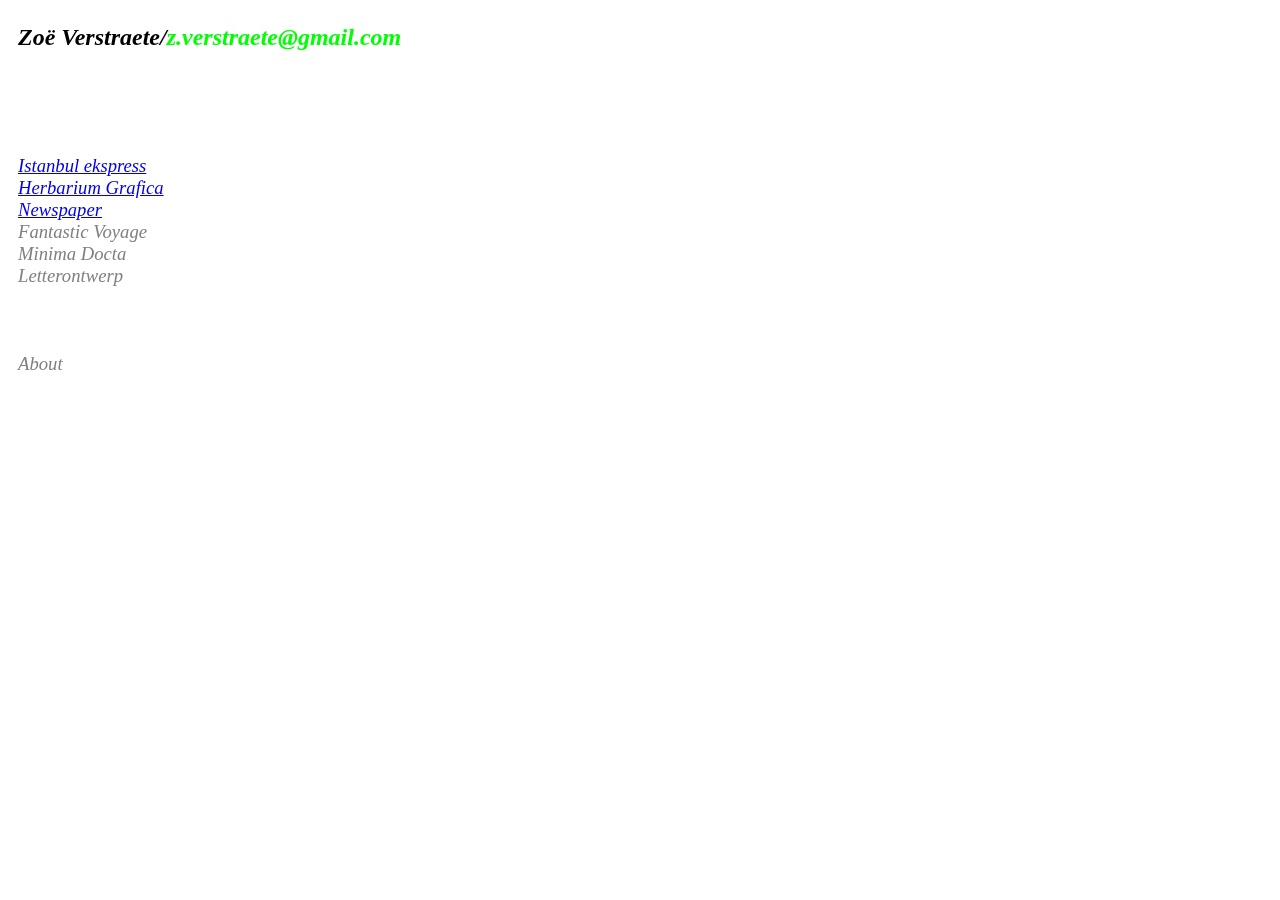
<file: index.html>
<!DOCTYPE html>
<html>
	<head>
		<meta charset="UTF-8">
		<link rel="stylesheet" href="style.css">
		<title>Zoë Verstraete</title>
		

	</head>
	<body>
		
		<h1> Zoë Verstraete/<cite>z.verstraete@gmail.com</cite></h1>
		<h2> <a href="istanbul.html">Istanbul ekspress</a><br />
		 <a href="herbarium.html">Herbarium Grafica</a><br />
		 <a href="newspaper.html">Newspaper</a><br />
		 Fantastic Voyage <br />
		 Minima Docta <br />
		Letterontwerp<br>
		<br />
		<br />
		<br />
		 About</h2>
		
		
		
	</body>
</file>
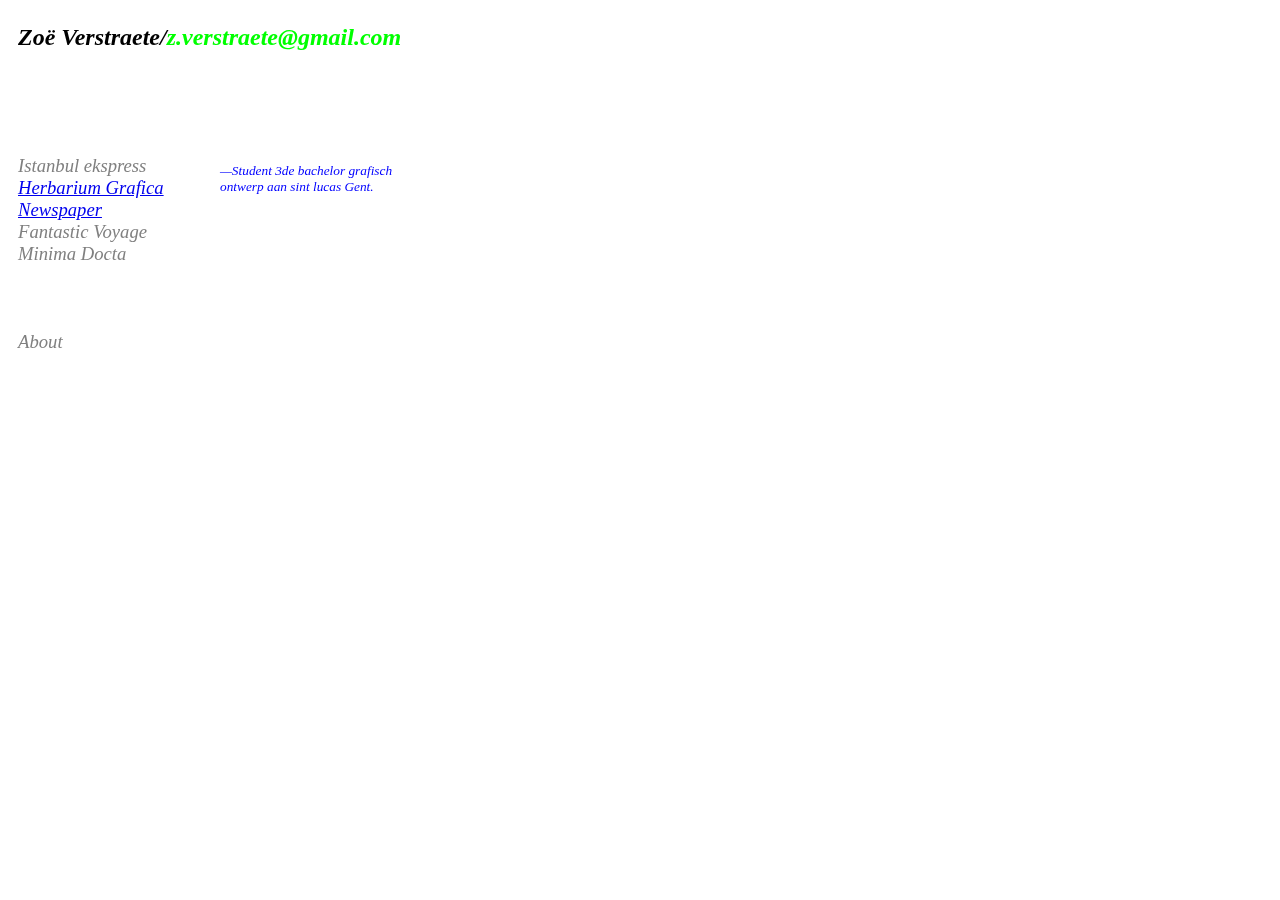
<file: about.html>
<!DOCTYPE html>
<html>
	<head>
		<meta charset="UTF-8">
		<link rel="stylesheet" href="style.css">
		<title>Zoë Verstraete</title>
		

	</head>
	<body>
		
		<h1> Zoë Verstraete/<cite>z.verstraete@gmail.com</cite></h1>
		<h2> Istanbul ekspress<br />
		 <a href="herbarium.html">Herbarium Grafica</a><br />
		 <a href="newspaper.html">Newspaper</a><br />
		 Fantastic Voyage <br />
		 Minima Docta <br />
		<br />
		<br />
		<br />
		 About</h2>
		
		
		<div class="info">
			<p> —Student 3de bachelor grafisch ontwerp aan sint lucas Gent.</p>
		</div>
		
	
		
		
	</body>
</file>
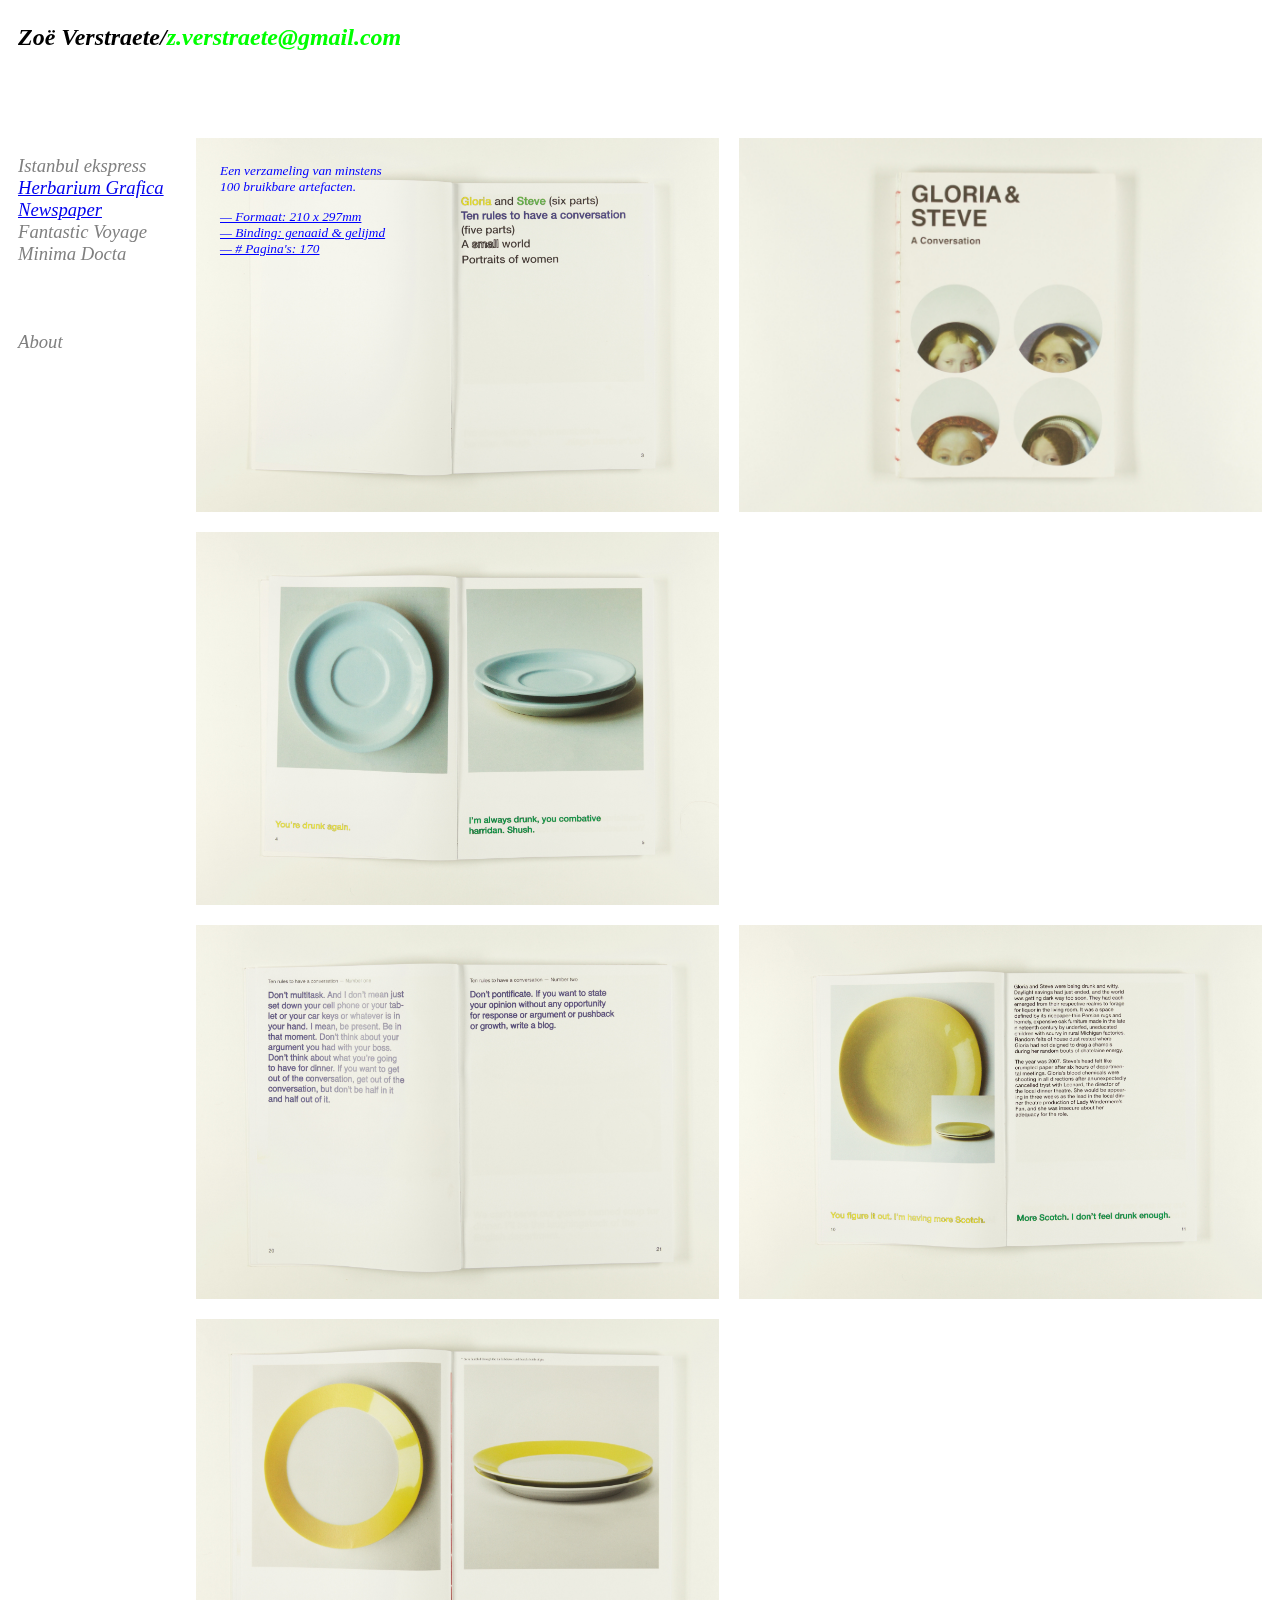
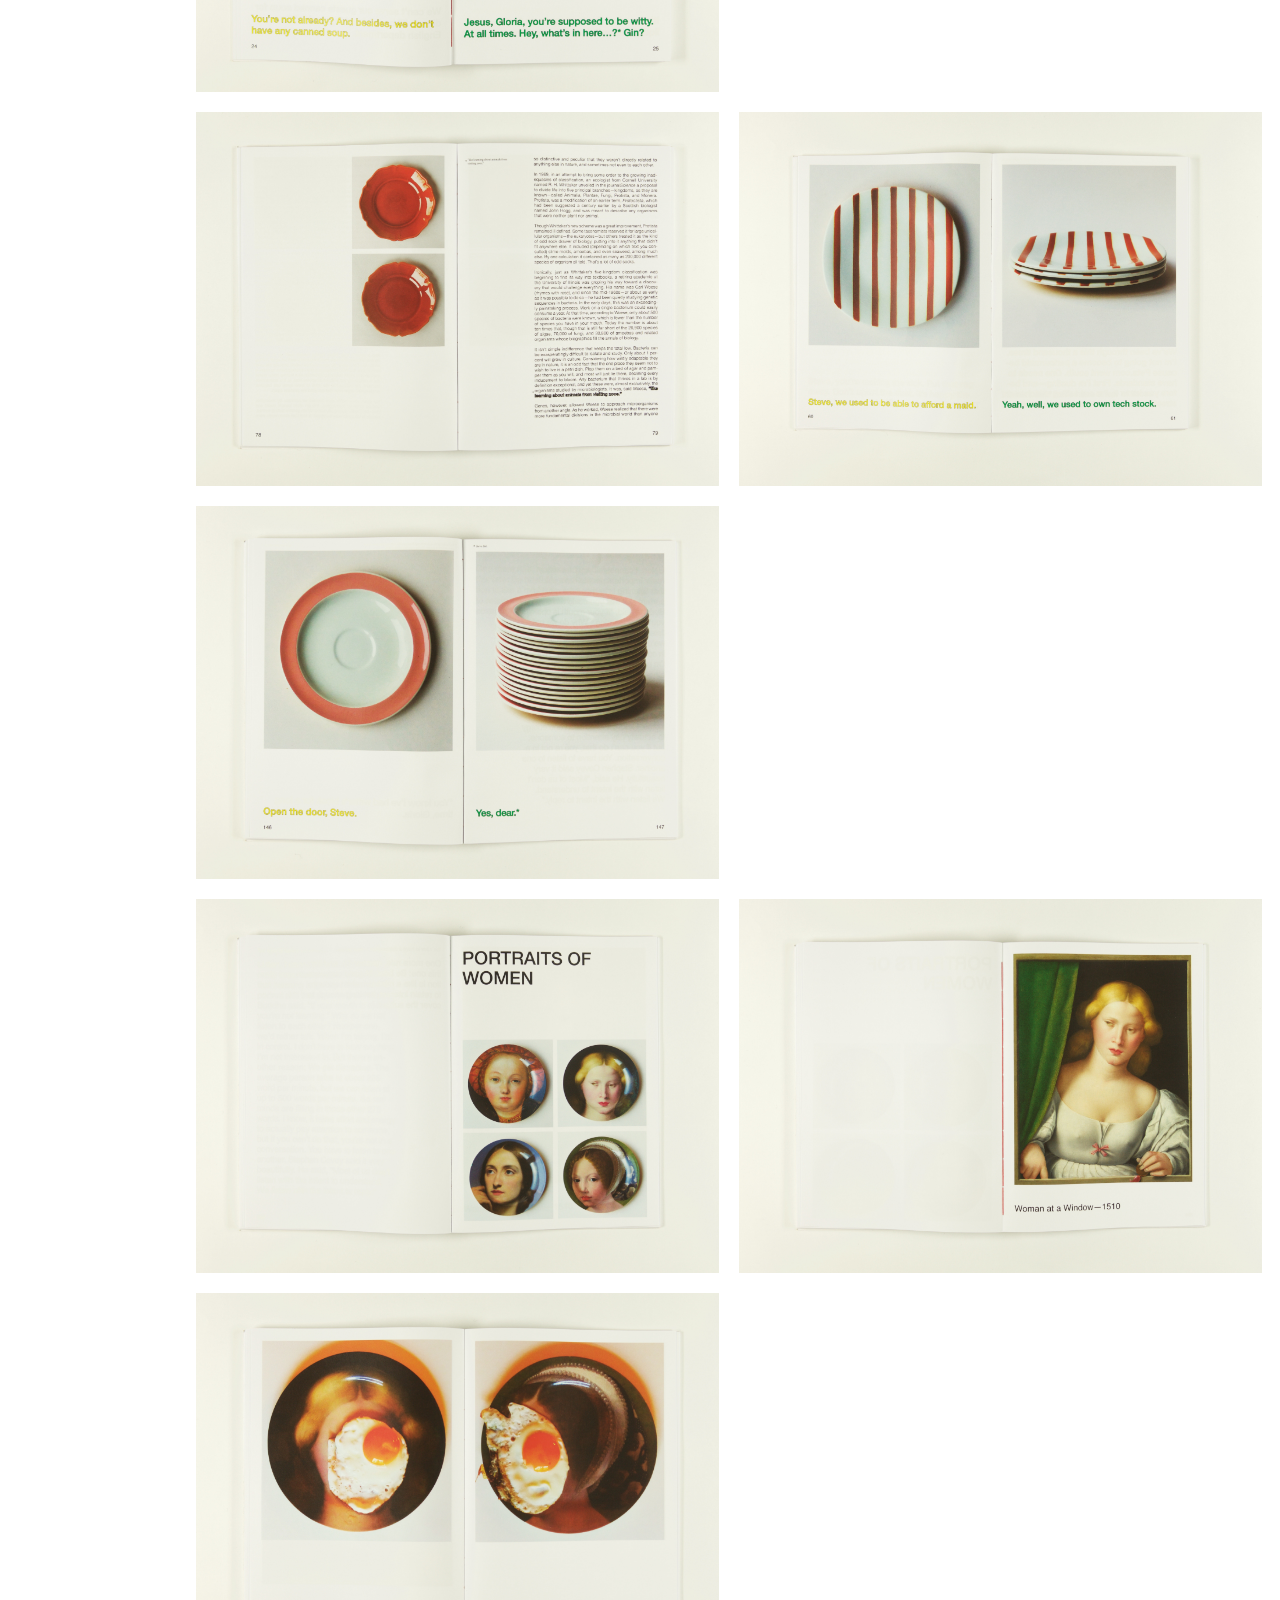
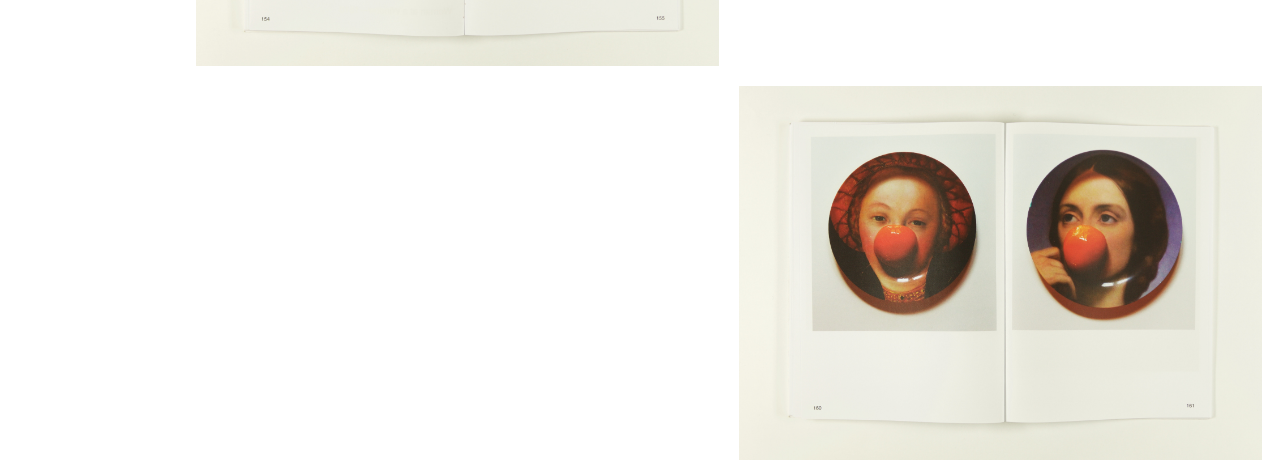
<file: herbarium.html>
<!DOCTYPE html>
<html>
	<head>
		<meta charset="UTF-8">
		<link rel="stylesheet" href="style.css">
		<title>Zoë Verstraete</title>
		

	</head>
	<body>
		
		<h1> Zoë Verstraete/<cite>z.verstraete@gmail.com</cite></h1>
		
		<h2> Istanbul ekspress<br />
		 <a href="herbarium.html">Herbarium Grafica</a><br />
		 <a href="newspaper.html">Newspaper</a><br />
		 Fantastic Voyage <br />
		 Minima Docta <br />
		<br />
		<br />
		<br />
		 About</h2>
		
		<div class="info">
			<p> Een verzameling van minstens 100 bruikbare artefacten.</p>
			<div class="streep">
			<p>— Formaat: 210 x 297mm <br /> — Binding: genaaid &amp; gelijmd <br /> — &#35; Pagina's: 170</p>
				</div>
		</div>

		<div class="beelden">
			<img src="Images/herbarium/_MG_0781.jpg" alt="herbarium" class="herbarium">
			<img src="Images/herbarium/_MG_0782.jpg" alt="herbarium" class="herbarium">
			<img src="Images/herbarium/_MG_0784.jpg" alt="herbarium" class="herbarium">
			<img src="Images/herbarium/_MG_0786.jpg" alt="herbarium" class="herbarium">
			<img src="Images/herbarium/_MG_0787.jpg" alt="herbarium" class="herbarium">
			<img src="Images/herbarium/_MG_0789.jpg" alt="herbarium" class="herbarium">
			<img src="Images/herbarium/_MG_0790.jpg" alt="herbarium" class="herbarium">
			<img src="Images/herbarium/_MG_0791.jpg" alt="herbarium" class="herbarium">
			<img src="Images/herbarium/_MG_0792.jpg" alt="herbarium" class="herbarium">
			<img src="Images/herbarium/_MG_0793.jpg" alt="herbarium" class="herbarium">
			<img src="Images/herbarium/_MG_0794.jpg" alt="herbarium" class="herbarium">
			<img src="Images/herbarium/_MG_0795.jpg" alt="herbarium" class="herbarium">
			<img src="Images/herbarium/_MG_0796.jpg" alt="herbarium" class="herbarium">
			</div>
	</body>
</file>
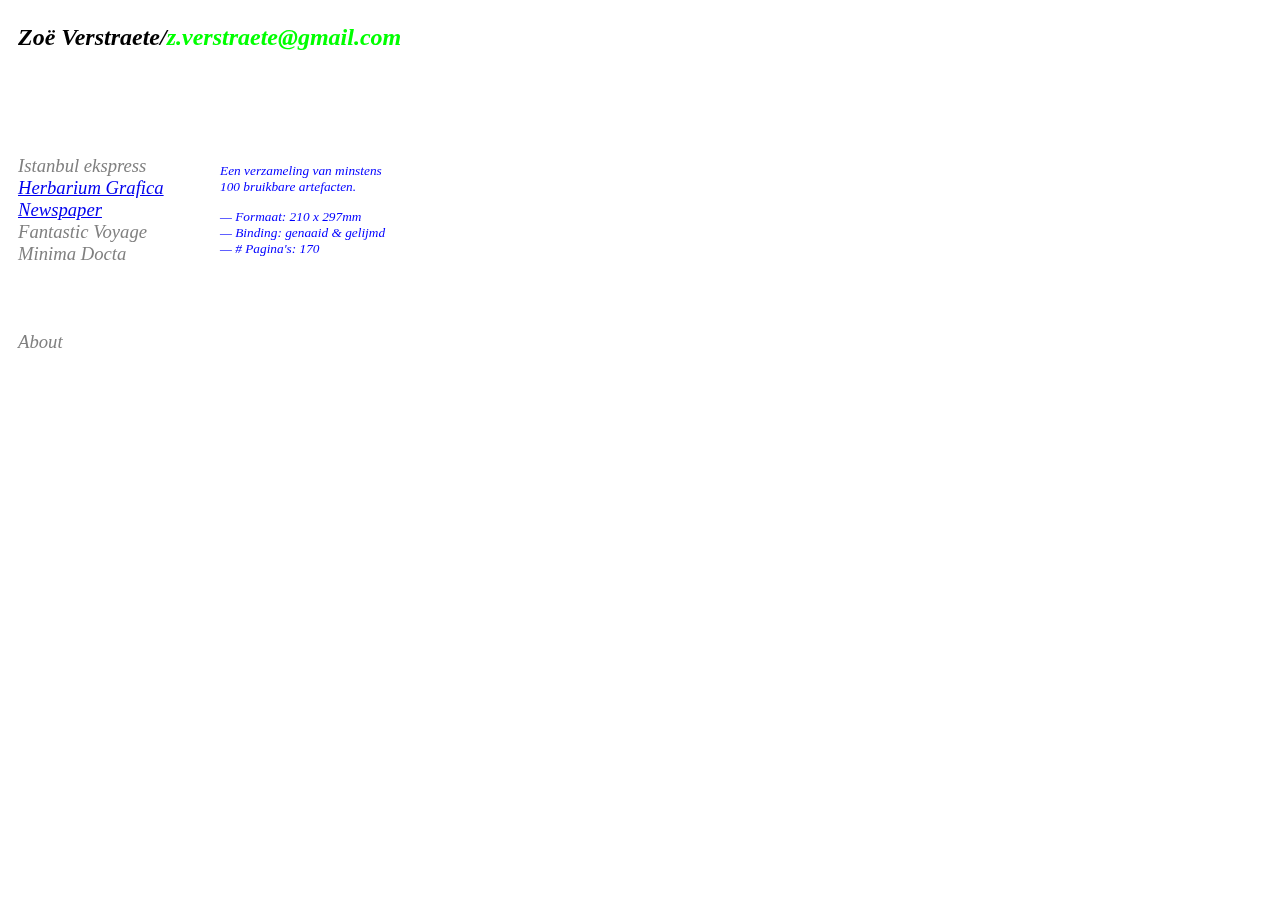
<file: istanbul.html>
<!DOCTYPE html>
<html>
	<head>
		<meta charset="UTF-8">
		<link rel="stylesheet" href="style.css">
		<title>Zoë Verstraete</title>
		

	</head>
	<body>
		
		<h1> Zoë Verstraete/<cite>z.verstraete@gmail.com</cite></h1>
		
		<h2> Istanbul ekspress<br />
		 <a href="herbarium.html">Herbarium Grafica</a><br />
		 <a href="newspaper.html">Newspaper</a><br />
		 Fantastic Voyage <br />
		 Minima Docta <br />
		<br />
		<br />
		<br />
		 About</h2>
		
		<div class="info">
			<p> Een verzameling van minstens 100 bruikbare artefacten.</p>
			<p>— Formaat: 210 x 297mm <br /> — Binding: genaaid &amp; gelijmd <br /> — &#35; Pagina's: 170</p>
		</div>


	</body>
</file>
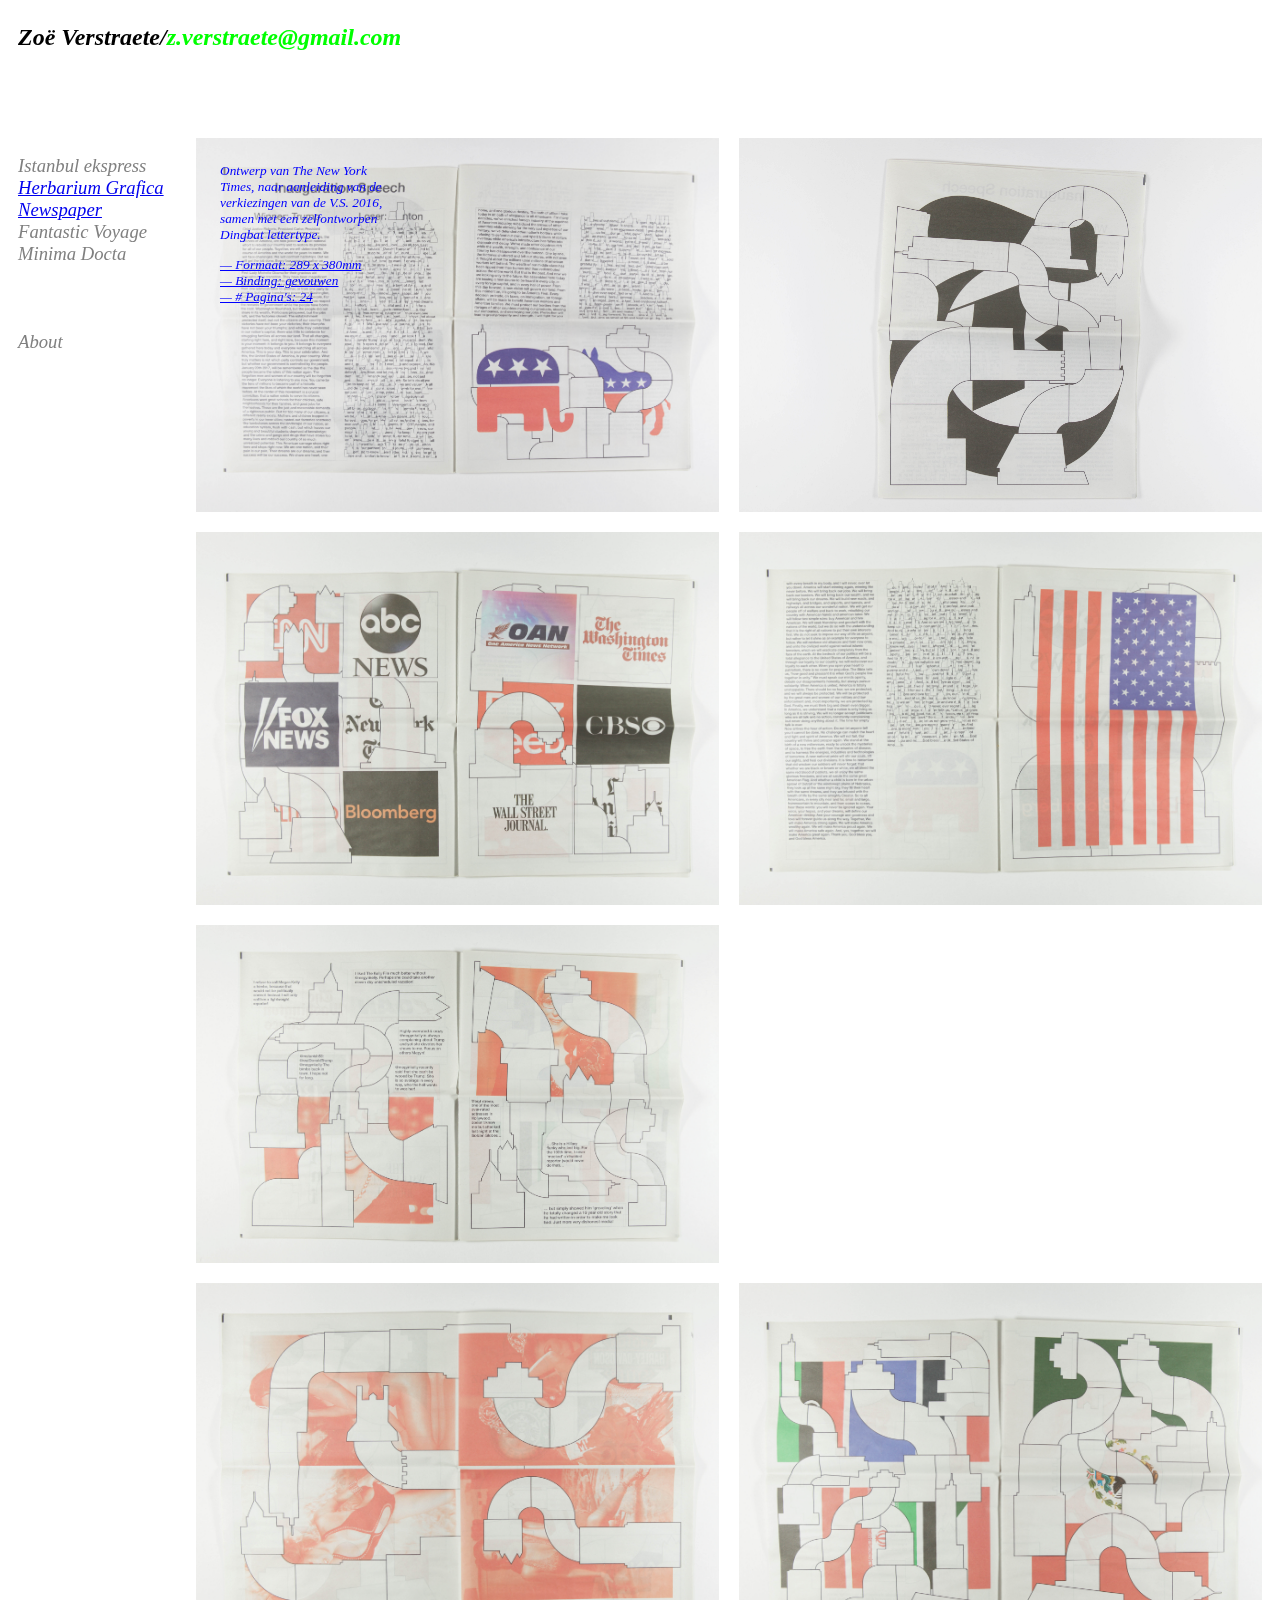
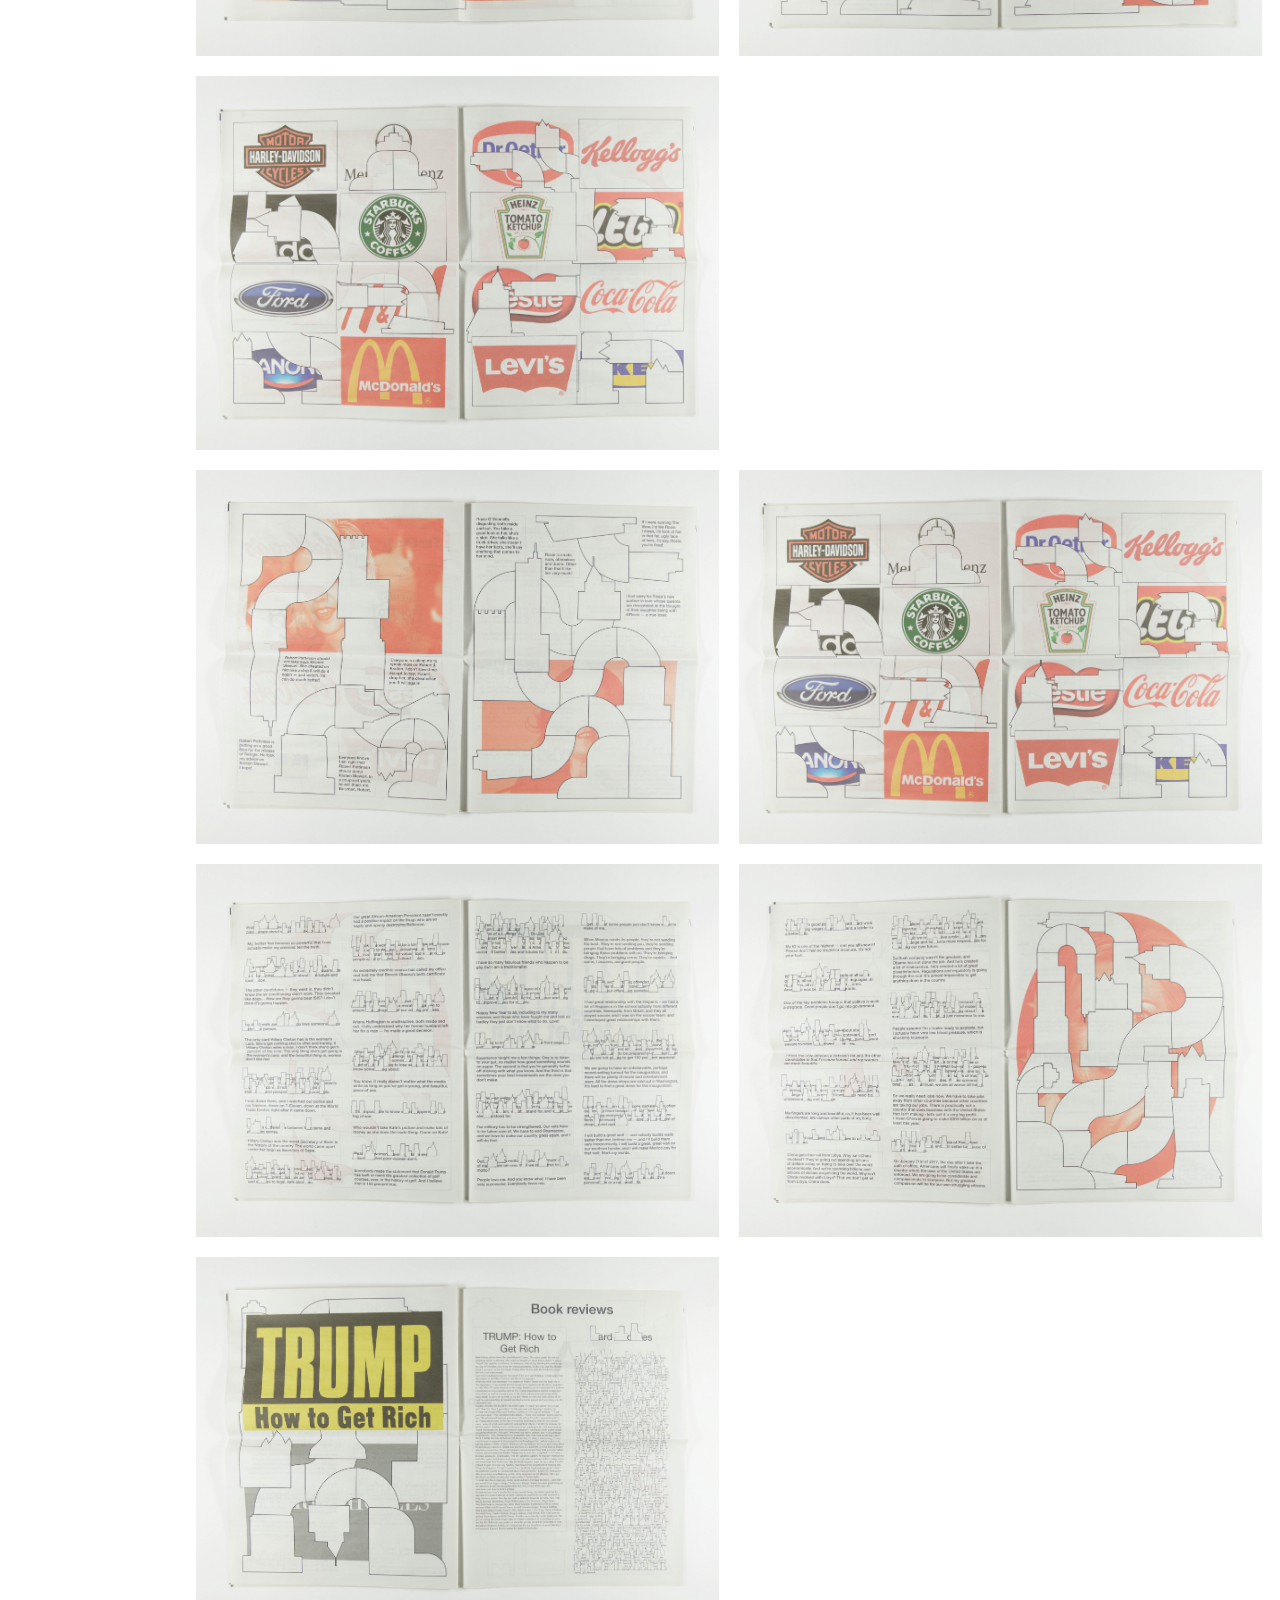
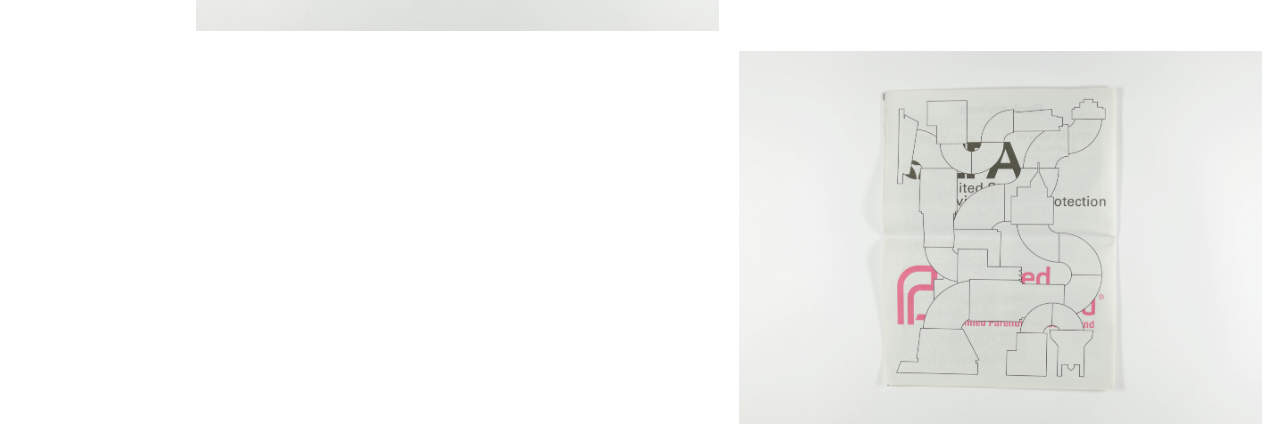
<file: newspaper.html>
<!DOCTYPE html>
<html>
	<head>
		<meta charset="UTF-8">
		<link rel="stylesheet" href="style.css">
		<title>Zoë Verstraete</title>
		

	</head>
	<body>
		
		<h1> Zoë Verstraete/<cite>z.verstraete@gmail.com</cite></h1>
		
		<h2> Istanbul ekspress<br />
		 <a href="herbarium.html">Herbarium Grafica</a><br />
		 <a href="newspaper.html">Newspaper</a><br />
		 Fantastic Voyage <br />
		 Minima Docta <br />
		<br />
		<br />
		<br />
		 About</h2>
		
		<div class="info">
			<p>Ontwerp van <i>The New York Times</i>, naar aanleiding van de verkiezingen van de V.S. 2016, samen met een zelfontworpen Dingbat lettertype.</p>
				<div class="streep">
					<p>— Formaat: 289 x 380mm <br /> — Binding: gevouwen <br /> — &#35; Pagina's: 24</p>
				</div>
		</div>
		
		<div class="beelden">
		<img src="Images/newspaper/_MG_0823.jpg" alt="newspaper" class="newspaper">
		<img src="Images/newspaper/_MG_0824.jpg" alt="newspaper" class="newspaper">
		<img src="Images/newspaper/_MG_0826.jpg" alt="newspaper" class="newspaper">
		<img src="Images/newspaper/_MG_0827.jpg" alt="newspaper" class="newspaper">
		<img src="Images/newspaper/_MG_0828.jpg" alt="newspaper" class="newspaper">
		<img src="Images/newspaper/_MG_0829.jpg" alt="newspaper" class="newspaper">
		<img src="Images/newspaper/_MG_0830.jpg" alt="newspaper" class="newspaper">
		<img src="Images/newspaper/_MG_0831.jpg" alt="newspaper" class="newspaper">
		<img src="Images/newspaper/_MG_0831.jpg" alt="newspaper" class="newspaper">
		<img src="Images/newspaper/_MG_0832.jpg" alt="newspaper" class="newspaper">
		<img src="Images/newspaper/_MG_0833.jpg" alt="newspaper" class="newspaper">
		<img src="Images/newspaper/_MG_0834.jpg" alt="newspaper" class="newspaper">
		<img src="Images/newspaper/_MG_0835.jpg" alt="newspaper" class="newspaper">
		<img src="Images/newspaper/_MG_0836.jpg" alt="newspaper" class="newspaper">
		</div>
	</body>
</file>
<file: style.css>
h1{
	font-family: minion pro;
	font-style: italic;
	font-size: 18pt;
	margin-left: 10px;
	position: fixed;
}

cite{
	color: rgb(0, 255,0);
}

h2{
	font-family: minion pro;
	font-weight: lighter;
	font-style: italic;
	font-size: 14pt;
	color: gray;
	margin-bottom: 5px;
	margin-top: 5px;
	margin-left: 10px;
	position: fixed;
	top: 150px;
}

p{
	font-size: 10pt;
	font-style: italic;
	color: blue;
}

.beelden{
	float: right;
	width: 1100px;
	margin-top: 120px;
}

img.herbarium{
	width: 523px;
	height: 372,669px;
	margin: 10px;
	float: right;
}

img.newspaper{
	width: 523px;
	height: 372,669px;
	margin: 10px;
	float: right;
}

img.letter{
	width: 523px;
	height: 372,669px;
	margin: 10px;
	float: right;
}


.info{
	position: fixed;
	left: 220px;
	top: 150px;
	width: 180px;
}

.streep{
	text-decoration: underline;
	text-decoration-color: blue;
}

.blauw{
	color: blue;
}
</file>
